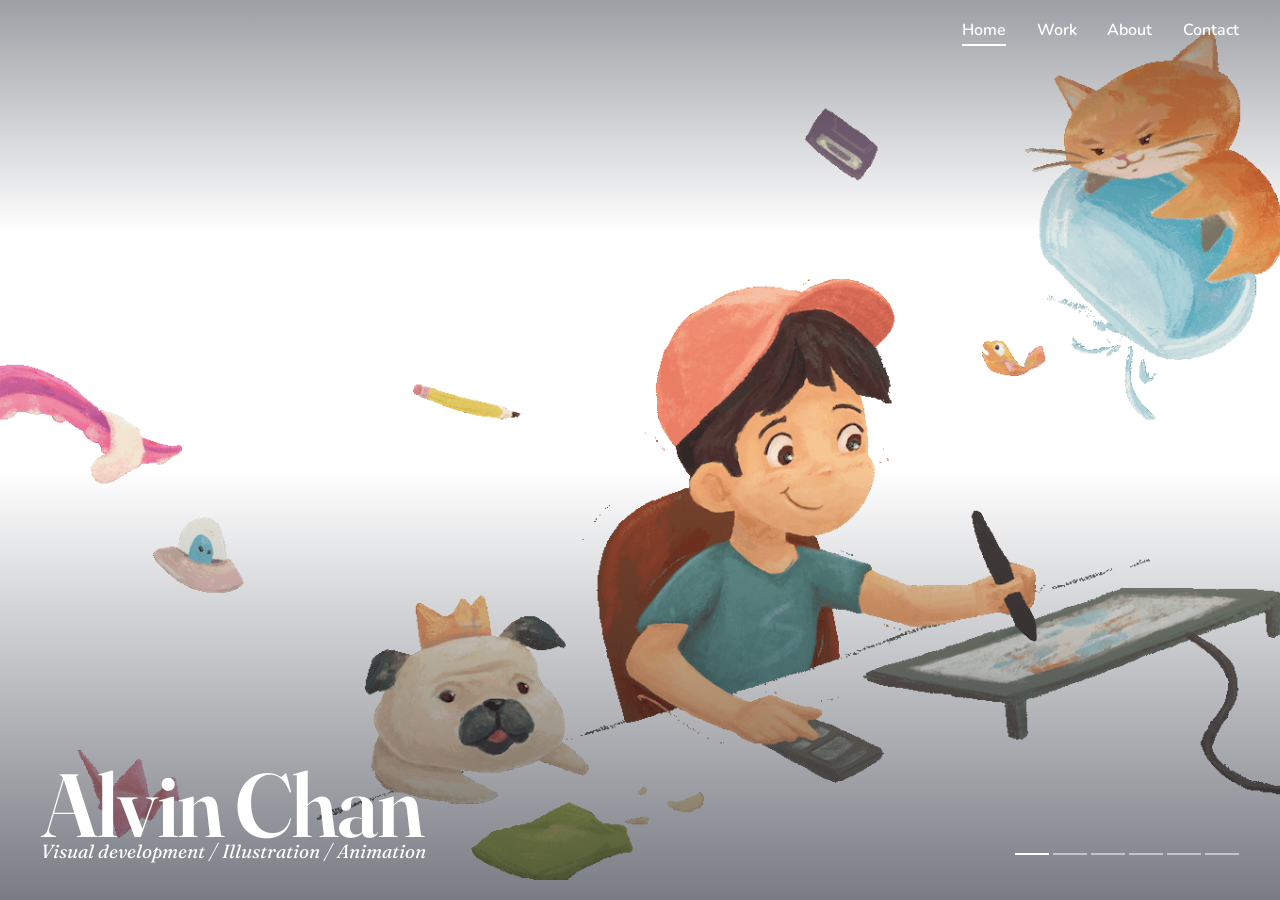
<file: index.html>
<!DOCTYPE html>
<html lang="en">
<head>
  <meta charset="UTF-8">
  <meta name="viewport" content="width=device-width, initial-scale=1.0">
  <!-- ★ 改這裡 1：瀏覽器分頁標題、Google 搜尋顯示的說明 -->
  <title>Alvin Chan — Visual Development, Illustration, Animation</title>
  <meta name="description" content="Portfolio of Alvin Chan: visual development, illustration and animation. Based in Toronto.">
  <link rel="preconnect" href="https://fonts.googleapis.com">
  <link rel="preconnect" href="https://fonts.gstatic.com" crossorigin>
  <link href="https://fonts.googleapis.com/css2?family=Fraunces:ital,opsz,wght@0,9..144,300..800;1,9..144,300..800&family=Nunito:wght@400;600;700&display=swap" rel="stylesheet">
  <link rel="stylesheet" href="style.css">
</head>
<body class="home">

  <!-- ★ 改這裡 2：左上角的名字（四個頁面都要改） -->
  <a class="brand" href="index.html" aria-label="Alvin Chan, home">Alvin Chan</a>

  <!-- 電腦版右上角選單。目前所在頁面有 aria-current="page"，會自動顯示底線 -->
  <nav class="nav" aria-label="Main">
    <a href="index.html" aria-current="page">Home</a>
    <a href="work.html">Work</a>
    <a href="about.html">About</a>
    <a href="contact.html">Contact</a>
  </nav>

  <!-- 手機版：Menu 按鈕 + 全螢幕選單 -->
  <button class="menu-btn" id="menu-btn" type="button" aria-expanded="false" aria-controls="menu">Menu</button>
  <div class="menu" id="menu" aria-hidden="true">
    <a href="index.html" aria-current="page">Home</a>
    <a href="work.html">Work</a>
    <a href="about.html">About</a>
    <a href="contact.html">Contact</a>
    <!-- ★ 改這裡 3：手機選單底部小字 -->
    <p class="menu-foot">Alvin Chan<br>Toronto</p>
  </div>

  <main class="hero" id="home">
    <!-- 幻燈片內容在 script.js 最上面（★ 改這裡 A） -->
    <div class="slides" id="slides" aria-roledescription="carousel" aria-label="Selected works"></div>
    <!-- ★ 改這裡 5：名字下面那行職稱 -->
    <p class="hero-roles">Visual development / Illustration / Animation</p>
    <div class="slide-ui">
      <div class="dots" id="dots"></div>
    </div>
  </main>

  <script src="script.js"></script>
</body>
</html>
</file>
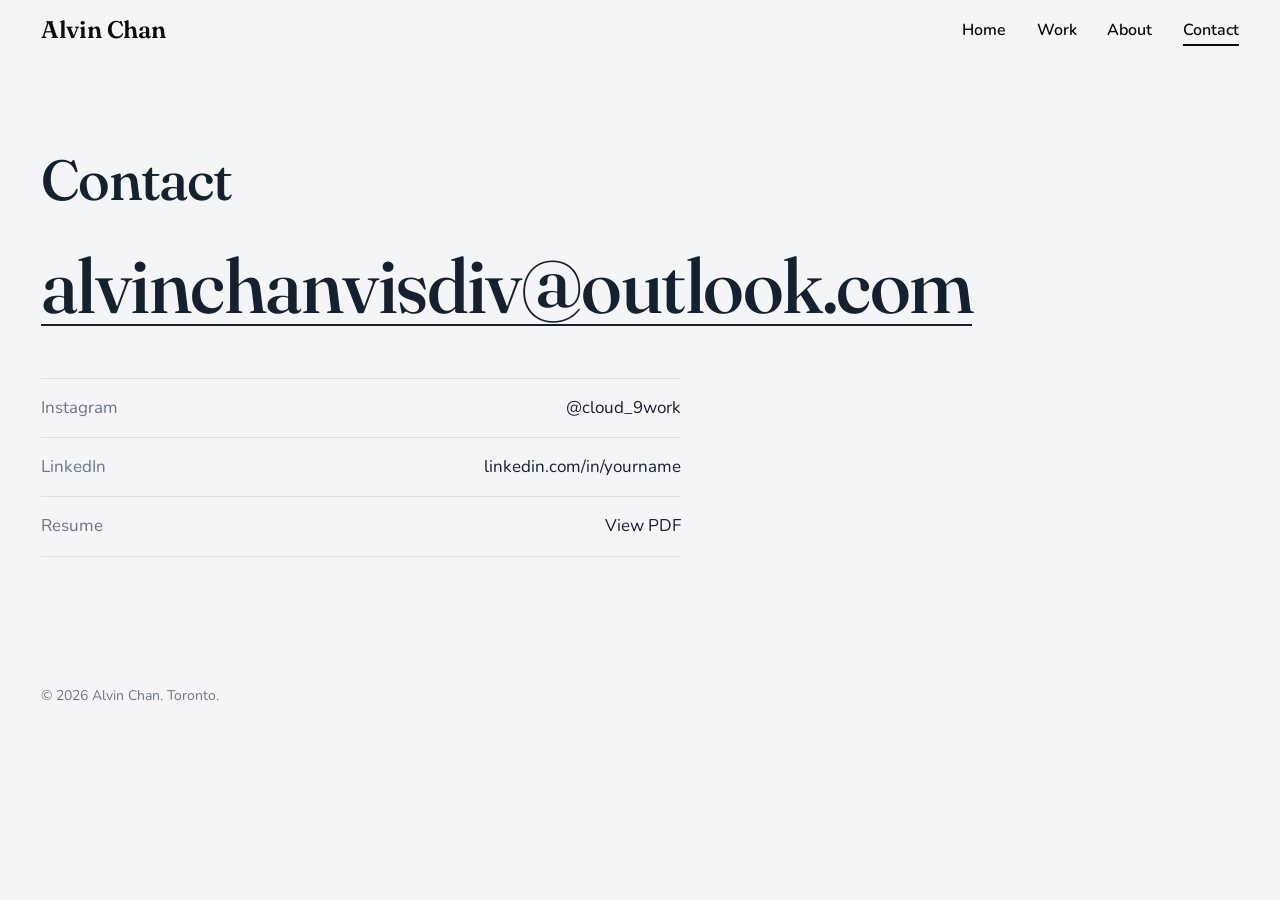
<file: contact.html>
<!DOCTYPE html>
<html lang="en">
<head>
  <meta charset="UTF-8">
  <meta name="viewport" content="width=device-width, initial-scale=1.0">
  <!-- ★ 改這裡 1：瀏覽器分頁標題、Google 搜尋顯示的說明 -->
  <title>Contact — Alvin Chan</title>
  <meta name="description" content="Get in touch with Alvin Chan.">
  <link rel="preconnect" href="https://fonts.googleapis.com">
  <link rel="preconnect" href="https://fonts.gstatic.com" crossorigin>
  <link href="https://fonts.googleapis.com/css2?family=Fraunces:ital,opsz,wght@0,9..144,300..800;1,9..144,300..800&family=Nunito:wght@400;600;700&display=swap" rel="stylesheet">
  <link rel="stylesheet" href="style.css">
</head>
<body>

  <!-- ★ 改這裡 2：左上角的名字（四個頁面都要改） -->
  <a class="brand" href="index.html" aria-label="Alvin Chan, home">Alvin Chan</a>

  <!-- 電腦版右上角選單。目前所在頁面有 aria-current="page"，會自動顯示底線 -->
  <nav class="nav" aria-label="Main">
    <a href="index.html">Home</a>
    <a href="work.html">Work</a>
    <a href="about.html">About</a>
    <a href="contact.html" aria-current="page">Contact</a>
  </nav>

  <!-- 手機版：Menu 按鈕 + 全螢幕選單 -->
  <button class="menu-btn" id="menu-btn" type="button" aria-expanded="false" aria-controls="menu">Menu</button>
  <div class="menu" id="menu" aria-hidden="true">
    <a href="index.html">Home</a>
    <a href="work.html">Work</a>
    <a href="about.html">About</a>
    <a href="contact.html" aria-current="page">Contact</a>
    <!-- ★ 改這裡 3：手機選單底部小字 -->
    <p class="menu-foot">Alvin Chan<br>Toronto</p>
  </div>

  <main class="page">
    <section class="section">
      <h2 class="section-title">Contact</h2>
      <!-- ★ 改這裡 8：Email（href 的 mailto: 後面與顯示文字兩處都要改） -->
      <a class="contact-mail" href="mailto:alvinchanvisdiv@outlook.com">alvinchanvisdiv@outlook.com</a>
      <div class="contact-list">
        <!-- ★ 改這裡 9：Instagram（網址與顯示的 @帳號） -->
        <a href="https://www.instagram.com/cloud_9work/" target="_blank" rel="noopener"><span>Instagram</span><span>@cloud_9work</span></a>
        <!-- ★ 改這裡 10：LinkedIn -->
        <a href="https://www.linkedin.com/in/yourname/" target="_blank" rel="noopener"><span>LinkedIn</span><span>linkedin.com/in/yourname</span></a>
        <!-- ★ 改這裡 11：履歷。把 PDF 命名為 resume.pdf，放在網站資料夾最外層（和 index.html 同一層） -->
        <a href="resume.pdf" target="_blank" rel="noopener"><span>Resume</span><span>View PDF</span></a>
      </div>
    </section>
  </main>

  <!-- ★ 改這裡 4：頁尾名字與城市 -->
  <footer class="footer">© <span id="year"></span> Alvin Chan. Toronto.</footer>

  <script src="script.js"></script>
</body>
</html>
</file>
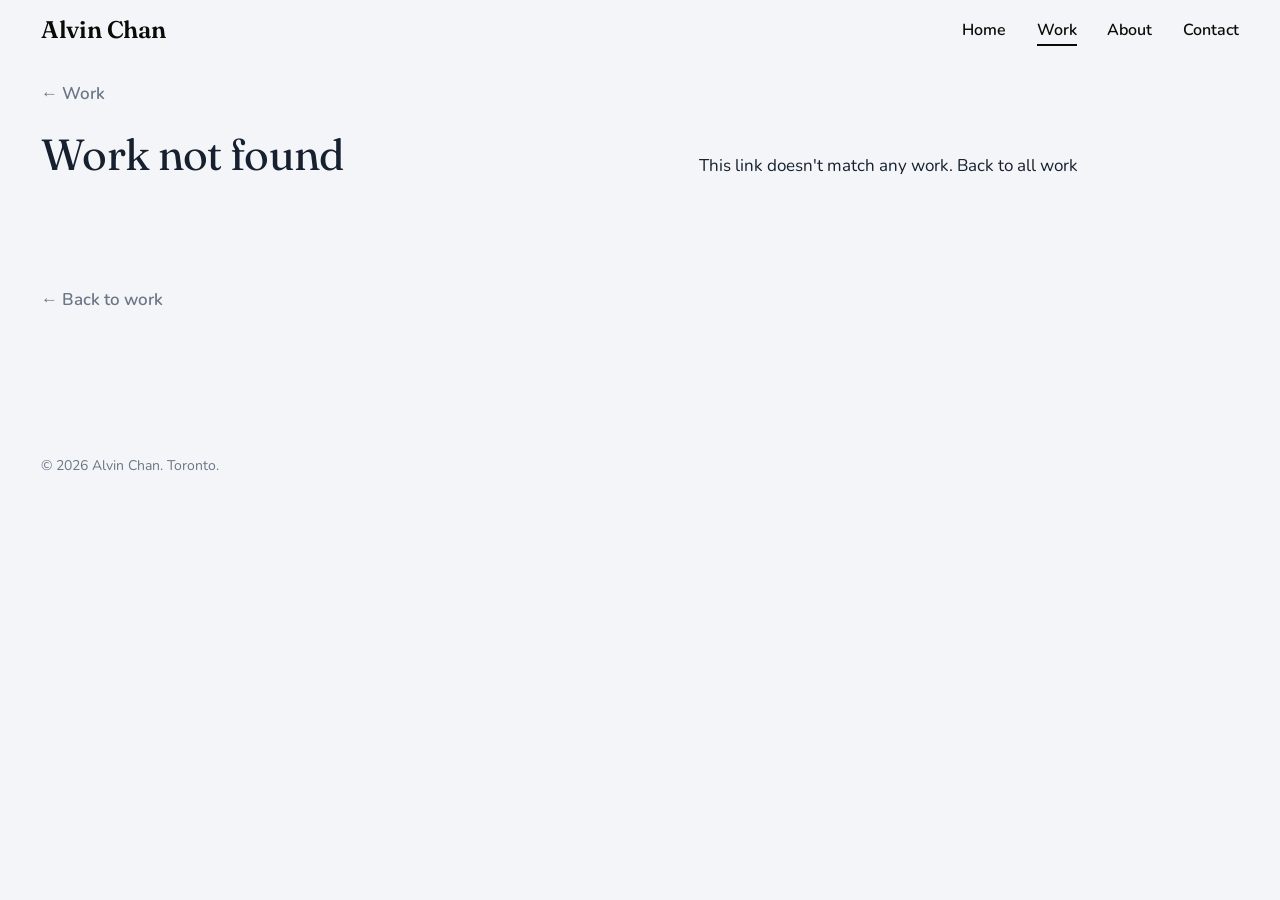
<file: project.html>
<!DOCTYPE html>
<html lang="en">
<head>
  <meta charset="UTF-8">
  <meta name="viewport" content="width=device-width, initial-scale=1.0">
  <!-- ★ 改這裡 1：瀏覽器分頁標題、Google 搜尋顯示的說明 -->
  <title>Project — Alvin Chan</title>
  <meta name="description" content="Project by Alvin Chan.">
  <link rel="preconnect" href="https://fonts.googleapis.com">
  <link rel="preconnect" href="https://fonts.gstatic.com" crossorigin>
  <link href="https://fonts.googleapis.com/css2?family=Fraunces:ital,opsz,wght@0,9..144,300..800;1,9..144,300..800&family=Nunito:wght@400;600;700&display=swap" rel="stylesheet">
  <link rel="stylesheet" href="style.css">
</head>
<body>

  <!-- ★ 改這裡 2：左上角的名字（四個頁面都要改） -->
  <a class="brand" href="index.html" aria-label="Alvin Chan, home">Alvin Chan</a>

  <!-- 電腦版右上角選單。目前所在頁面有 aria-current="page"，會自動顯示底線 -->
  <nav class="nav" aria-label="Main">
    <a href="index.html">Home</a>
    <a href="work.html" aria-current="page">Work</a>
    <a href="about.html">About</a>
    <a href="contact.html">Contact</a>
  </nav>

  <!-- 手機版：Menu 按鈕 + 全螢幕選單 -->
  <button class="menu-btn" id="menu-btn" type="button" aria-expanded="false" aria-controls="menu">Menu</button>
  <div class="menu" id="menu" aria-hidden="true">
    <a href="index.html">Home</a>
    <a href="work.html" aria-current="page">Work</a>
    <a href="about.html">About</a>
    <a href="contact.html">Contact</a>
    <!-- ★ 改這裡 3：手機選單底部小字 -->
    <p class="menu-foot">Alvin Chan<br>Toronto</p>
  </div>

  <main class="page">
    <!-- 作品頁：內容全部由 script.js 的作品清單產生（標題、說明、每張圖與它的說明） -->
    <article class="section project" id="project">
      <div class="project-inner">
        <a class="back" href="work.html">&larr; Work</a>
        <header class="project-head">
          <div>
            <p class="project-meta" id="p-meta"></p>
            <h1 class="project-title" id="p-title"></h1>
          </div>
          <div>
            <div class="project-desc" id="p-desc"></div>
            <dl class="project-facts" id="p-facts"></dl>
          </div>
        </header>
        <div class="project-body" id="p-body"></div>
        <a class="back back-bottom" href="work.html">&larr; Back to work</a>
      </div>
    </article>
  </main>

  <!-- ★ 改這裡 4：頁尾名字與城市 -->
  <footer class="footer">© <span id="year"></span> Alvin Chan. Toronto.</footer>

  <!-- 點圖片後的放大檢視：單獨看一張圖（作品有多張圖時可用 ← → 切換） -->
  <div class="lightbox" id="lightbox" aria-hidden="true" role="dialog" aria-modal="true">
    <div class="lb-bar"><span class="lb-count" id="lb-count"></span><button type="button" id="lb-close" aria-label="Close">Close</button></div>
    <div class="lb-main">
      <button type="button" class="lb-arrow" id="lb-prev" aria-label="Previous image">&larr;</button>
      <div class="lb-stage" id="lb-stage"></div>
      <button type="button" class="lb-arrow" id="lb-next" aria-label="Next image">&rarr;</button>
    </div>
    <div class="lb-caption"><p id="lb-desc"></p></div>
  </div>

  <script src="script.js"></script>
</body>
</html>
</file>
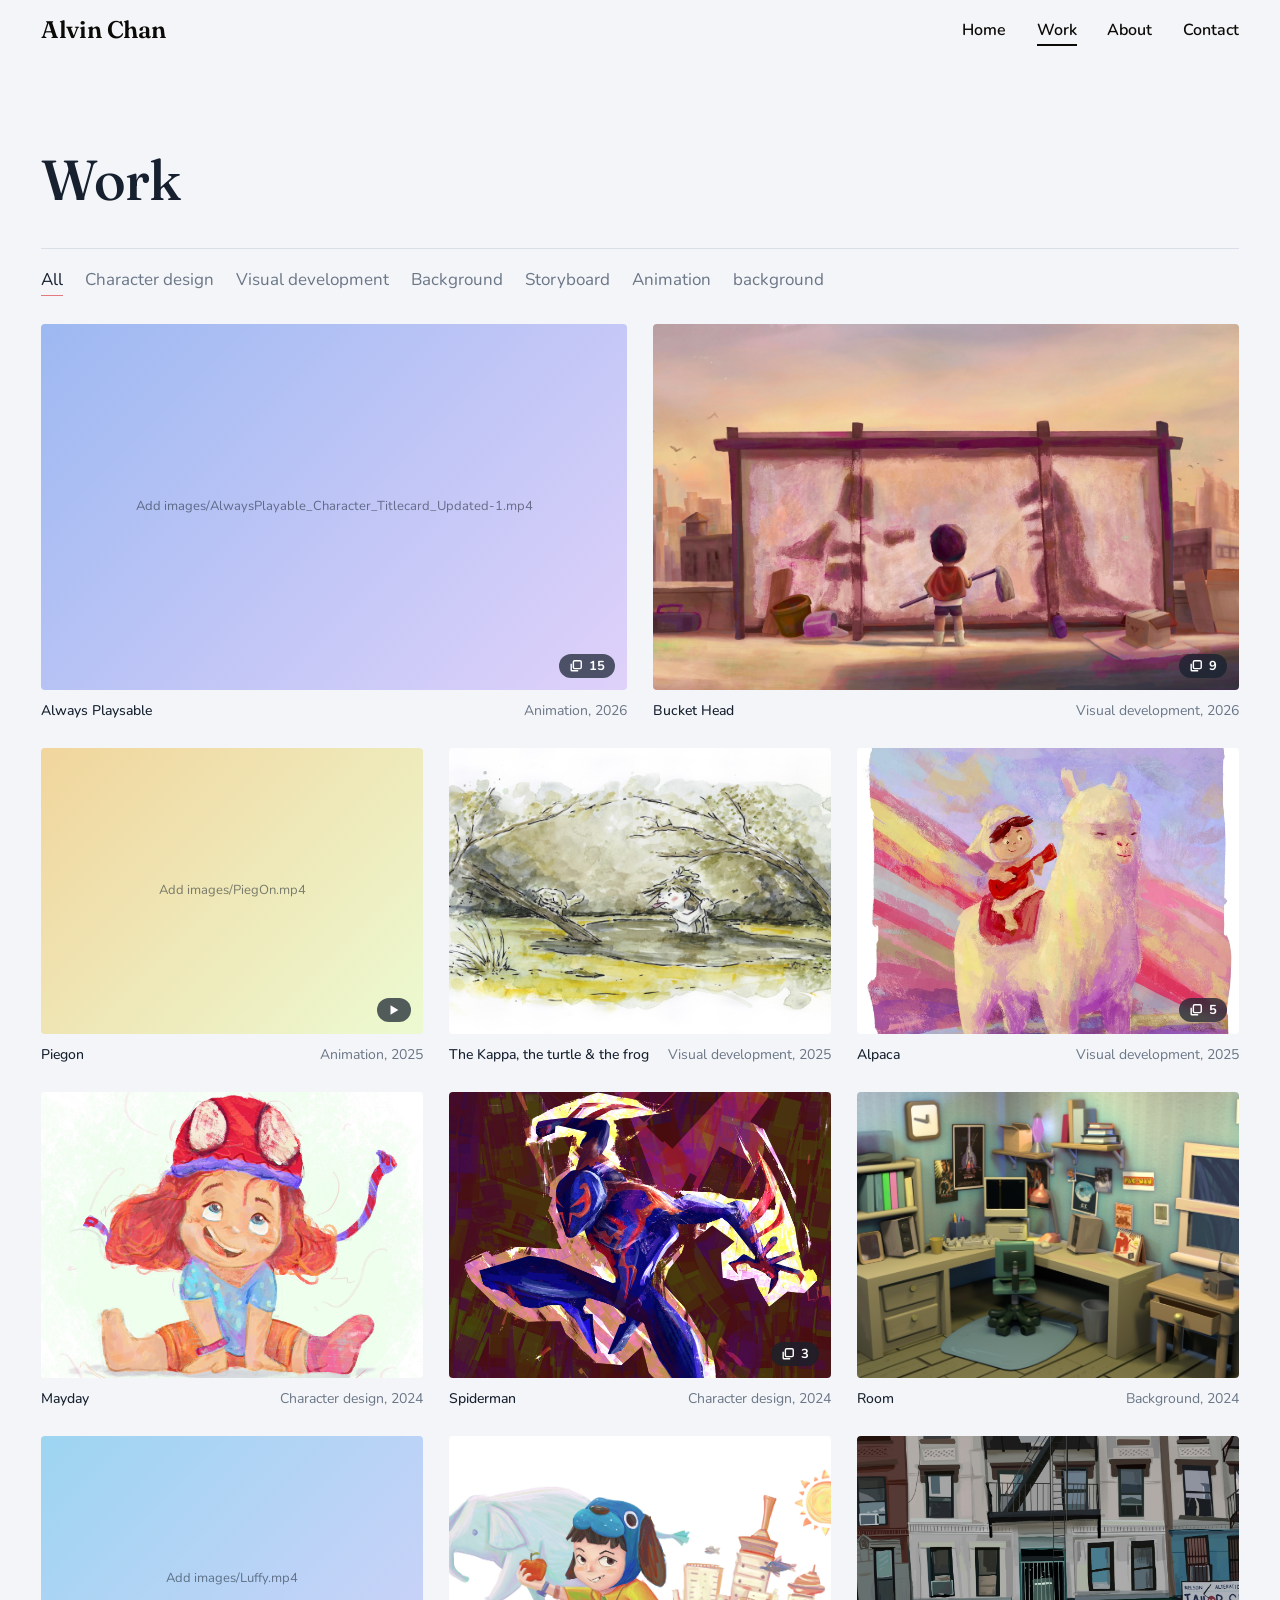
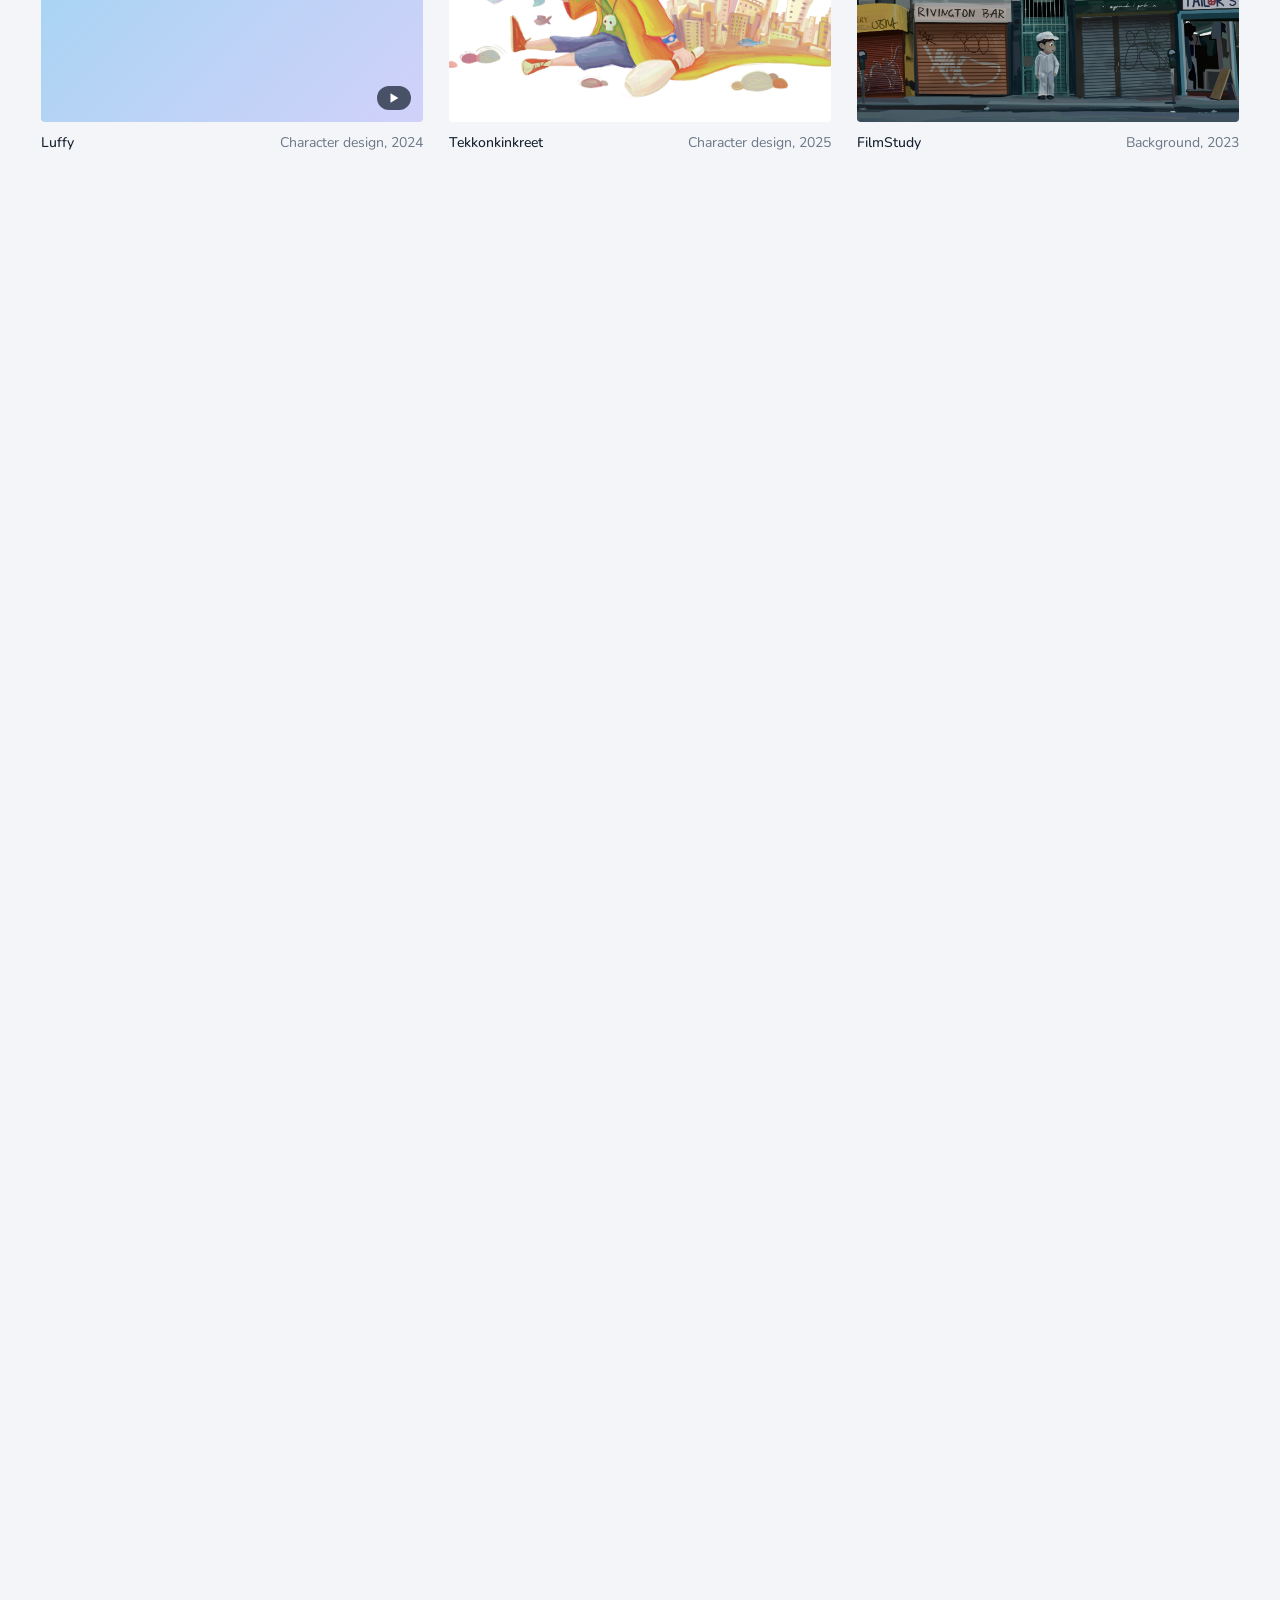
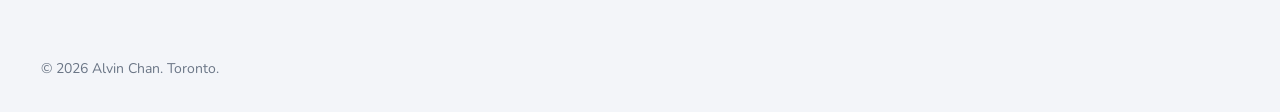
<file: work.html>
<!DOCTYPE html>
<html lang="en">
<head>
  <meta charset="UTF-8">
  <meta name="viewport" content="width=device-width, initial-scale=1.0">
  <!-- ★ 改這裡 1：瀏覽器分頁標題、Google 搜尋顯示的說明 -->
  <title>Work — Alvin Chan</title>
  <meta name="description" content="Selected work: character design, visual development, background, storyboard and animation.">
  <link rel="preconnect" href="https://fonts.googleapis.com">
  <link rel="preconnect" href="https://fonts.gstatic.com" crossorigin>
  <link href="https://fonts.googleapis.com/css2?family=Fraunces:ital,opsz,wght@0,9..144,300..800;1,9..144,300..800&family=Nunito:wght@400;600;700&display=swap" rel="stylesheet">
  <link rel="stylesheet" href="style.css">
</head>
<body>

  <!-- ★ 改這裡 2：左上角的名字（四個頁面都要改） -->
  <a class="brand" href="index.html" aria-label="Alvin Chan, home">Alvin Chan</a>

  <!-- 電腦版右上角選單。目前所在頁面有 aria-current="page"，會自動顯示底線 -->
  <nav class="nav" aria-label="Main">
    <a href="index.html">Home</a>
    <a href="work.html" aria-current="page">Work</a>
    <a href="about.html">About</a>
    <a href="contact.html">Contact</a>
  </nav>

  <!-- 手機版：Menu 按鈕 + 全螢幕選單 -->
  <button class="menu-btn" id="menu-btn" type="button" aria-expanded="false" aria-controls="menu">Menu</button>
  <div class="menu" id="menu" aria-hidden="true">
    <a href="index.html">Home</a>
    <a href="work.html" aria-current="page">Work</a>
    <a href="about.html">About</a>
    <a href="contact.html">Contact</a>
    <!-- ★ 改這裡 3：手機選單底部小字 -->
    <p class="menu-foot">Alvin Chan<br>Toronto</p>
  </div>

  <main class="page">
    <!-- 作品總覽。分類選單在 script.js 的 CATEGORIES（★ 改這裡 B）；兩個重點作品是作品清單裡設了 spotlight: true 的項目。點縮圖會進入該作品自己的頁面（project.html） -->
    <section class="section" id="work">
      <h2 class="section-title">Work</h2>
      <div class="controls">
        <div class="filters" id="filters" role="tablist" aria-label="Filter works"></div>
      </div>
      <!-- 最上面兩個重點作品（spotlight: true） -->
      <div class="spot-grid" id="spot-grid"></div>
      <!-- 其他作品 -->
      <div class="grid" id="grid"></div>
    </section>
  </main>

  <!-- ★ 改這裡 4：頁尾名字與城市 -->
  <footer class="footer">© <span id="year"></span> Alvin Chan. Toronto.</footer>

  <script src="script.js"></script>
</body>
</html>
</file>
<file: style.css>
/* ============================================================
   1. 設計變數
   ============================================================ */
:root {
  /* ★ 改這裡：想換網站配色，只改下面三個顏色 */
  --bg: #f3f5f9;          /* 背景：雲白 */
  --ink: #16202e;         /* 文字：深藍墨色 */
  --accent: #E47A80;      /* 強調色：Hover、目前所在頁面、按鈕 */
  --muted: #6b7686;
  --line: #d9dee8;
  --pad: clamp(18px, 3.2vw, 44px);
  --big: clamp(32px, 7vw, 112px);          /* 首頁名字大小 */
  --roles-size: clamp(13px, 1.5vw, 19px);  /* 職稱字級 */
  --roles-bottom: 36px;                    /* 職稱離畫面底部的距離 */
  --ease: cubic-bezier(.2, .7, .2, 1);
  /* ★ 字體：標題 = Fraunces（有手感的柔和襯線），內文 = Nunito（圓潤親切） */
  --font: "Nunito", "Helvetica Neue", Arial, "PingFang HK", "Noto Sans TC", sans-serif;
  --display: "Fraunces", Georgia, "Times New Roman", "PingFang HK", "Noto Serif TC", serif;
}
* { box-sizing: border-box; margin: 0; padding: 0; }
html { scroll-behavior: smooth; }
body { background: var(--bg); color: var(--ink); font-family: var(--font); font-size: 17px; line-height: 1.55; -webkit-font-smoothing: antialiased; }
a { color: inherit; text-decoration: none; }
button { font: inherit; color: inherit; background: none; border: 0; cursor: pointer; }
img, video { display: block; max-width: 100%; }
:focus-visible { outline: 2px solid var(--accent); outline-offset: 3px; }

/* 換頁淡入淡出 */
@keyframes pageIn { from { opacity: 0; } }
main { animation: pageIn .6s var(--ease); }
body.leaving main { opacity: 0; transition: opacity .28s; }

/* ============================================================
   2. 名字、導覽（所有頁面共用）
   ============================================================ */
.brand { position: fixed; z-index: 50; left: var(--pad); top: 18px; font-family: var(--display); font-size: 24px; font-weight: 600; line-height: 1; letter-spacing: -0.01em; white-space: nowrap; color: #fff; mix-blend-mode: difference; transition: opacity .3s; }
/* 首頁：名字放大，貼在職稱正上方 */
body.home .brand { top: calc(100svh - var(--roles-bottom) - var(--roles-size) * 1.3 - var(--big) * 0.88); font-size: var(--big); letter-spacing: -0.02em; color: #fff; mix-blend-mode: normal; }

.brand.has-logo img { display: block; height: 30px; width: auto; }
body.home .brand.has-logo img { height: calc(var(--big) * 0.9); }

.nav { position: fixed; z-index: 50; top: 18px; right: var(--pad); display: flex; gap: clamp(14px, 2.4vw, 32px); font-size: 16px; font-weight: 600; color: #fff; mix-blend-mode: difference; }
body.home .nav { color: #fff; mix-blend-mode: normal; }
.nav a { position: relative; }
.nav a::after { content: ""; position: absolute; left: 0; right: 0; bottom: -3px; height: 1px; background: currentColor; transform: scaleX(0); transform-origin: left; transition: transform .35s var(--ease); }
.nav a:hover::after { transform: scaleX(1); }
.nav a[aria-current="page"]::after { transform: scaleX(1); height: 2px; }   /* 目前所在頁面：常駐底線 */

/* 手機全螢幕選單 */
.menu-btn { display: none; position: fixed; z-index: 60; top: 12px; right: var(--pad); padding: 6px 0; font-size: 17px; font-weight: 500; color: #fff; mix-blend-mode: difference; }
body.home .menu-btn { color: #fff; mix-blend-mode: normal; }
body.home.menu-open .menu-btn { color: var(--ink); }
.menu { position: fixed; inset: 0; z-index: 40; display: flex; flex-direction: column; justify-content: center; gap: 6px; padding: 80px var(--pad) 40px; background: var(--bg); opacity: 0; visibility: hidden; transition: opacity .35s, visibility .35s; }
.menu.open { opacity: 1; visibility: visible; }
.menu a { font-family: var(--display); font-size: clamp(52px, 17vw, 110px); font-weight: 500; letter-spacing: -0.02em; line-height: 1.05; opacity: 0; transform: translateY(18px); transition: opacity .6s var(--ease), transform .6s var(--ease), color .2s; }
.menu.open a { opacity: 1; transform: none; }
.menu.open a:nth-child(2) { transition-delay: .05s; } .menu.open a:nth-child(3) { transition-delay: .1s; } .menu.open a:nth-child(4) { transition-delay: .15s; }
.menu a[aria-current="page"] { color: var(--accent); }                /* 目前所在頁面：變色＋小圓點 */
.menu a[aria-current="page"]::after { content: ""; display: inline-block; width: .13em; height: .13em; margin-left: .16em; border-radius: 50%; background: var(--accent); vertical-align: .55em; }
.menu-foot { margin-top: 36px; color: var(--muted); font-size: 15px; }
body.menu-open { overflow: hidden; }
body.menu-open.home .brand { opacity: 0; }

/* ============================================================
   3. 首頁 Hero 幻燈片
   ============================================================ */
.hero { position: relative; height: 100svh; min-height: 520px; overflow: hidden; background: #fff; }
body.home { background: #fff; }
.hero::before, .hero::after { content: ""; position: absolute; inset: 0; z-index: 1; pointer-events: none; }
.hero::before { background: linear-gradient(to bottom, rgba(10,16,30,.4), transparent 26%); }
.hero::after { background: linear-gradient(to top, rgba(10,16,30,.55), transparent 48%); }
.slides { position: absolute; inset: 0; overflow: hidden; background: #fff; }
/* 左半邊 = 上一張，右半邊 = 下一張（看不見，只有滑鼠游標會變） */
.zone { position: absolute; top: 0; bottom: 0; width: 50%; z-index: 3; background: none; -webkit-tap-highlight-color: transparent; }
.zone.prev { left: 0; cursor: default; }   /* 不顯示左右箭頭游標，點擊功能照常 */
.zone.next { right: 0; cursor: default; }
.slide { position: absolute; inset: 0; opacity: 0; transition: opacity 1.2s ease; }
.slide.on { opacity: 1; }
.slide img, .slide video, .slide .ph { width: 100%; height: 100%; object-fit: cover; }
@keyframes drift { from { transform: scale(1); } to { transform: scale(1.06); } }
.slide.on img, .slide.on .ph { animation: drift 8s linear forwards; }   /* 很慢的微放大 */
.hero-roles { position: absolute; z-index: 2; left: var(--pad); bottom: var(--roles-bottom); color: #fff; pointer-events: none; font-family: var(--display); font-style: italic; font-size: var(--roles-size); line-height: 1.3; white-space: nowrap; }
.slide-ui { position: absolute; z-index: 4; right: var(--pad); bottom: var(--roles-bottom); display: flex; flex-direction: column; align-items: flex-end; gap: 10px; color: #fff; font-size: 14px; }
.dots { display: flex; gap: 4px; }
.dots button { width: 34px; height: 20px; position: relative; }
.dots button::after { content: ""; position: absolute; left: 0; right: 0; top: 9px; height: 2px; background: rgba(255,255,255,.5); transition: background .3s; }
.dots button.on::after { background: #fff; }
.slide .ph { background: linear-gradient(135deg, hsl(var(--h) 45% 40%), hsl(calc(var(--h) + 40) 50% 58%)); }
.slide .hint { color: rgba(255,255,255,.8); }

/* ============================================================
   4. 內頁共用
   ============================================================ */
.section { padding: clamp(72px, 11vw, 160px) var(--pad) 0; }
.page > .section:first-child { padding-top: clamp(96px, 12vw, 150px); }
.section-title { font-family: var(--display); font-size: clamp(30px, 4.4vw, 64px); font-weight: 500; letter-spacing: -0.02em; line-height: 1.05; margin-bottom: clamp(24px, 3vw, 48px); }
.footer { padding: clamp(80px, 10vw, 140px) var(--pad) 32px; color: var(--muted); font-size: 14px; }


/* 作品卡片 */
.media { position: relative; overflow: hidden; background: #dfe5f0; border-radius: 4px; }
.media > img, .media > video, .media > .ph { width: 100%; height: 100%; object-fit: cover; object-position: var(--focus, 50% 50%); }
.media .pv { position: absolute; inset: 0; opacity: 0; transition: opacity .35s; }
.media .pv.ready { opacity: 1; }
.ph { background: linear-gradient(135deg, hsl(var(--h) 75% 78%), hsl(calc(var(--h) + 40) 80% 90%)); display: grid; place-items: center; text-align: center; }
.hint { padding: 12px; font-size: 13px; line-height: 1.35; color: rgba(22,32,46,.55); word-break: break-all; }
.media img, .media video, .media .ph { transition: transform .8s var(--ease); }
.card:hover .media > :first-child { transform: scale(1.035); }

.controls { display: flex; flex-wrap: wrap; justify-content: space-between; gap: 16px; margin-bottom: 28px; border-top: 1px solid var(--line); padding-top: 16px; }
.filters { display: flex; flex-wrap: wrap; gap: 6px 22px; }
.filters button { color: var(--muted); padding: 2px 0; border-bottom: 1px solid transparent; transition: color .2s; }
.filters button:hover { color: var(--ink); }
.filters button.active { color: var(--ink); border-bottom-color: var(--accent); }



/* Work Grid：3 欄。標示 spotlight 的重點作品會變大（跨 2 欄 × 2 列），排在最前面 */
.spot-grid { display: grid; grid-template-columns: repeat(2, 1fr); gap: clamp(14px, 2vw, 28px); margin-bottom: clamp(14px, 2vw, 28px); }
.spot-grid:empty { display: none; }
.grid { display: grid; grid-template-columns: repeat(3, 1fr); gap: clamp(14px, 2vw, 28px); }
.grid.masonry { display: block; column-count: 3; column-gap: clamp(14px, 2vw, 28px); }
.grid.masonry .card { break-inside: avoid; margin-bottom: clamp(14px, 2vw, 28px); }
.grid.masonry .card .media { aspect-ratio: var(--ratio, 4 / 3); }
.card.spot .media { aspect-ratio: 16 / 10; }
/* 系列標籤：疊層圖示 + 數量（單張作品沒有） */
.series-tag { position: absolute; z-index: 2; right: 12px; bottom: 12px; display: flex; align-items: center; gap: 6px; padding: 5px 10px; border-radius: 99px; background: rgba(22,32,46,.72); color: #fff; font-size: 13px; font-weight: 700; line-height: 1; backdrop-filter: blur(4px); }
/* 直式作品：fit: "contain" 完整顯示不裁切 */
.card.contain .media { background: #e6ebf3; }
.card.contain .media > img, .card.contain .media > video { object-fit: contain; }
.card { display: block; cursor: pointer; }
.card .media { aspect-ratio: 4 / 3; }
.card .meta { display: flex; justify-content: space-between; gap: 12px; padding-top: 10px; font-size: 14px; }
.card .meta strong { font-weight: 500; font-size: 14px; }   /* 作品名稱：低調一點 */
.card .meta span { color: var(--muted); }
.card.hide { display: none; }

.reveal { opacity: 0; transform: translateY(18px); transition: opacity .7s var(--ease), transform .7s var(--ease); }
.reveal.in { opacity: 1; transform: none; }

/* About */
.about-grid { display: grid; grid-template-columns: 1.3fr 1fr; gap: clamp(24px, 5vw, 80px); align-items: start; }
.about-body { max-width: 62ch; display: grid; gap: 18px; color: var(--muted); }
.about-lead { font-family: var(--display); font-weight: 400; color: var(--ink); font-size: clamp(22px, 2.6vw, 34px); line-height: 1.25; letter-spacing: -0.02em; }
.about-photo { display: grid; place-items: center; text-align: center; aspect-ratio: 4 / 5; border-radius: 4px; overflow: hidden; background: linear-gradient(135deg, #c9d6ff, #f1e6ff); }
.about-photo img { width: 100%; height: 100%; object-fit: cover; }

/* Contact */
.contact-mail { display: inline-block; font-family: var(--display); font-size: clamp(28px, 6vw, 88px); font-weight: 500; letter-spacing: -0.02em; line-height: 1; border-bottom: 2px solid var(--ink); transition: color .25s, border-color .25s; }
.contact-mail:hover { color: var(--accent); border-color: var(--accent); }
.contact-list { margin-top: clamp(28px, 4vw, 56px); max-width: 640px; border-bottom: 1px solid var(--line); }
.contact-list a { display: flex; justify-content: space-between; gap: 16px; padding: 16px 0; border-top: 1px solid var(--line); transition: color .2s, padding .3s var(--ease); }
.contact-list a span:first-child { color: var(--muted); }
.contact-list a:hover { color: var(--accent); padding-left: 8px; }


/* ============================================================
   作品頁（project.html）
   ============================================================ */
.project-inner { max-width: 1280px; margin: 0 auto; }
.back { display: inline-block; color: var(--muted); font-weight: 600; margin-bottom: clamp(20px, 3vw, 40px); transition: color .2s, transform .3s var(--ease); }
.back:hover { color: var(--accent); transform: translateX(-4px); }
.project-head { display: grid; grid-template-columns: 1.1fr 1fr; gap: clamp(20px, 5vw, 80px); align-items: end; margin-bottom: clamp(36px, 6vw, 88px); }
.project-meta { color: var(--muted); margin-bottom: 10px; }
.project-title { font-family: var(--display); font-weight: 400; font-size: clamp(26px, 3.4vw, 46px); line-height: 1.1; letter-spacing: -0.015em; }
.project-desc { display: grid; gap: 12px; max-width: 56ch; }
.project-facts { display: grid; grid-template-columns: auto 1fr; gap: 6px 18px; margin-top: 20px; font-size: 15px; }
.project-facts dt { color: var(--muted); }
.project-desc:empty, .project-facts:empty { display: none; }
.project-body { display: grid; gap: clamp(40px, 6vw, 96px); }
.pi { margin: 0; }
/* 每張圖用自己的原始比例顯示，不裁切；太高的直式圖最多佔 90% 螢幕高度 */
.pi img, .pi video { display: block; width: auto; max-width: 100%; max-height: 90vh; margin: 0 auto; border-radius: 4px; background: #e6ebf3; }
.pi img.zoomable { cursor: zoom-in; }
.pi iframe { display: block; width: 100%; aspect-ratio: 16 / 9; border: 0; border-radius: 4px; }
.pi .ph { width: 100%; aspect-ratio: 16 / 10; border-radius: 4px; }
.pi figcaption { display: grid; gap: 8px; max-width: 62ch; margin: 16px auto 0; color: var(--muted); }
.back-bottom { margin: clamp(48px, 7vw, 100px) 0 0; }

/* 作品頁：往下捲動時，一次停在一張圖的正中間（scroll-snap） */
html.snap-project { scroll-snap-type: y mandatory; }
html.snap-project .project::before { content: ""; display: block; height: 1px; scroll-snap-align: start; scroll-margin-top: 400px; }   /* 頁面最上方 */
html.snap-project .page > .section.project { padding-top: 80px; }   /* 標題往上收，第一眼就能看到標題和第一張圖 */
html.snap-project .back { margin-bottom: 14px; }
html.snap-project .project-head { margin-bottom: 18px; }
html.snap-project .project-body { gap: 0; }
html.snap-project .pi img, html.snap-project .pi video { max-height: 82svh; }
html.snap-project .pi { scroll-snap-align: center; scroll-snap-stop: always; min-height: 100svh; display: flex; flex-direction: column; align-items: center; justify-content: center; }   /* 第二張起，每張圖佔滿一整個畫面 */
html.snap-project .pi:first-child { min-height: 0; justify-content: flex-start; scroll-snap-align: none; }   /* 第一張：和標題一起出現在第一屏 */
html.snap-project .pi:first-child img, html.snap-project .pi:first-child video { max-height: max(240px, calc(100svh - 260px)); }
/* 右側頁碼點點：極簡，目前這張是一條短線 */
.pager { position: fixed; z-index: 30; right: max(2px, calc(var(--pad) / 2 - 10px)); top: 50%; transform: translateY(-50%); display: flex; flex-direction: column; }
.pager button { position: relative; width: 20px; height: 20px; }
.pager button::after { content: ""; position: absolute; left: 50%; top: 50%; width: 4px; height: 4px; margin: -2px 0 0 -2px; border-radius: 2px; background: var(--ink); opacity: .2; transition: opacity .3s, height .3s var(--ease), margin .3s var(--ease); }
.pager button.on::after { opacity: .8; height: 14px; margin-top: -7px; }
.pager button:hover::after { opacity: .6; }
html.snap-project .footer { scroll-snap-align: end; }                                                                                /* 頁面最下方 */

/* ============================================================
   5. Lightbox：← 作品 →
   ============================================================ */
.lightbox { position: fixed; inset: 0; z-index: 100; background: rgba(243,245,249,.97); display: grid; grid-template-rows: auto minmax(0, 1fr) auto; padding: 10px var(--pad) 18px; opacity: 0; visibility: hidden; transition: opacity .35s, visibility .35s; }
.lightbox.open { opacity: 1; visibility: visible; }
.lb-bar { display: flex; justify-content: space-between; align-items: center; padding-bottom: 6px; }
.lb-bar button { padding: 10px 0; font-weight: 600; }
.lb-count { color: var(--muted); font-size: 14px; }
.lb-bar button:hover, .lb-arrow:hover { color: var(--accent); }
.lb-main { min-height: 0; display: grid; grid-template-columns: auto minmax(0, 1fr) auto; align-items: stretch; gap: clamp(2px, 2vw, 24px); }
.lb-arrow { align-self: center; font-size: 30px; line-height: 1; padding: 14px 10px; transition: color .2s; }
.lb-stage { min-height: 0; display: grid; grid-template: minmax(0, 1fr) / minmax(0, 1fr); place-items: center; transform: scale(.97); transition: transform .5s var(--ease); }
.lightbox.open .lb-stage { transform: none; }
.lb-stage img { max-width: 100%; max-height: 100%; width: auto; height: auto; object-fit: contain; border-radius: 4px; }
.lb-arrow.off { visibility: hidden; }
.lb-caption { padding-top: 14px; max-width: 70ch; max-height: 30vh; overflow-y: auto; }
.lb-caption h3 { font-family: var(--display); font-weight: 500; font-size: 24px; letter-spacing: -0.01em; }
.lb-caption p { color: var(--muted); }
body.locked { overflow: hidden; }

/* ============================================================
   6. 手機
   ============================================================ */
@media (max-width: 800px) {
  body { font-size: 16px; }
  .nav { display: none; }
  .menu-btn { display: block; }
  :root { --big: 8.2vw; --roles-bottom: 14svh; --roles-size: 12.5px; }
  .brand { font-size: 18px; }
  .brand.has-logo img { height: 26px; }
  .slide-ui { left: var(--pad); right: var(--pad); bottom: 5svh; flex-direction: row; align-items: center; justify-content: space-between; }
  .spot-grid { grid-template-columns: 1fr; }
  .grid { grid-template-columns: 1fr; }          /* 手機：作品一張一張往下排 */
  .grid.masonry { column-count: 1; }
  .card .media { aspect-ratio: var(--ratio, 4 / 3); }   /* 手機：直式作品用自己的比例 */
  .card.spot .media { aspect-ratio: 4 / 3; }
  .about-grid { grid-template-columns: 1fr; }
  .project-head { grid-template-columns: 1fr; align-items: start; }
  .about-photo { max-width: 420px; }
  .lb-arrow { font-size: 24px; padding: 10px 4px; }
  .lb-caption { max-height: 34vh; }
}
@media (max-width: 1000px) and (min-width: 801px) { .grid { grid-template-columns: repeat(2, 1fr); } .grid.masonry { column-count: 2; } }
@media (min-width: 801px) { .menu { display: none; } }
@media (prefers-reduced-motion: reduce) {
  * { animation: none !important; transition: none !important; scroll-behavior: auto !important; }
  .reveal { opacity: 1; transform: none; }
}
</file>
